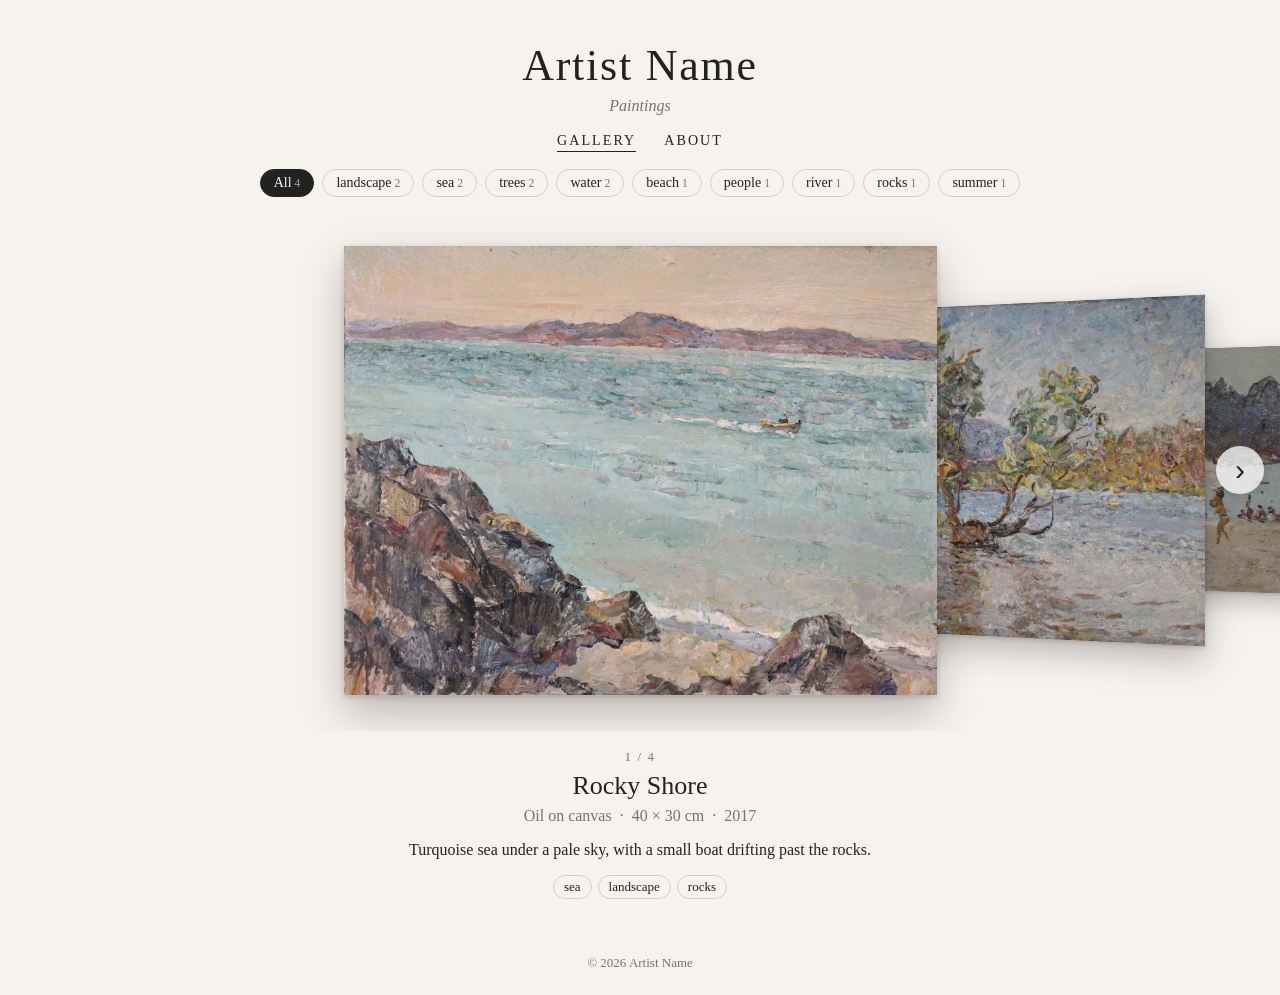
<file: index.html>
<!doctype html>
<html lang="en">
<head>
  <meta charset="utf-8">
  <meta name="viewport" content="width=device-width, initial-scale=1, viewport-fit=cover">
  <title>Paintings</title>
  <meta name="description" content="Paintings gallery">
  <!-- The page may only talk to its own site: visitors' wall photos can never be sent anywhere. -->
  <meta http-equiv="Content-Security-Policy" content="default-src 'self'; script-src 'self'; style-src 'self'; img-src 'self' blob: data:; connect-src 'self'; object-src 'none'; base-uri 'self'; form-action 'none'">
  <link rel="icon" href="favicon.png">
  <link rel="stylesheet" href="assets/style.css">
</head>
<body>
  <header class="site-header">
    <h1 id="artist-name">&nbsp;</h1>
    <p id="tagline" class="tagline"></p>
    <nav>
      <a href="#" data-nav="gallery">Gallery</a>
      <a href="#about" data-nav="about">About</a>
    </nav>
  </header>

  <main>
    <section id="gallery" aria-label="Paintings">
      <div id="filters" class="filters" role="group" aria-label="Filter by keyword"></div>

      <div id="stage" class="stage" tabindex="0" aria-roledescription="carousel" aria-label="Paintings carousel">
        <div id="track" class="track"></div>
        <button class="c-nav c-prev" aria-label="Previous painting">&#8249;</button>
        <button class="c-nav c-next" aria-label="Next painting">&#8250;</button>
      </div>

      <div id="info" class="info" aria-live="polite">
        <p id="counter" class="counter"></p>
        <h2 id="i-title"></h2>
        <p id="i-meta" class="meta"></p>
        <p id="i-desc" class="desc"></p>
        <p id="i-tags" class="tags"></p>
      </div>
      <p id="empty" class="empty" hidden>No paintings match these keywords. <button class="linkbtn" data-clear>Show all</button></p>
    </section>

    <section id="about" class="about" hidden>
      <p id="about-text"></p>
      <p id="contact"></p>
    </section>
  </main>

  <div id="viewer" class="viewer" hidden role="dialog" aria-modal="true" aria-label="Full size painting">
    <button class="v-close" aria-label="Close">&times;</button>
    <button class="v-nav v-prev" aria-label="Previous">&#8249;</button>
    <button class="v-nav v-next" aria-label="Next">&#8250;</button>
    <div class="v-frame">
      <img id="v-img" alt="">
      <button id="v-wall" class="wallbtn">See it on your wall</button>
    </div>
  </div>

  <div id="room" class="room" hidden role="dialog" aria-modal="true" aria-label="See the painting on your wall">
    <div class="r-bar">
      <strong id="r-title"></strong>
      <span class="r-spacer"></span>
      <button class="r-close" aria-label="Close">&times;</button>
    </div>
    <div class="r-canvas-wrap">
      <canvas id="r-canvas"></canvas>
      <p id="r-hint" class="r-hint"></p>
      <form id="r-cal" class="r-cal" hidden>
        <label>Length of the line you drew
          <span><input id="r-cal-len" type="number" inputmode="decimal" min="1" step="any" required> cm</span>
        </label>
        <button type="submit">Apply</button>
        <button type="button" data-cal-cancel>Cancel</button>
      </form>
    </div>
    <div class="r-tools">
      <label class="r-btn">Use my photo<input id="r-file" type="file" accept="image/*" hidden></label>
      <button class="r-btn" id="r-sample">Sample room</button>
      <span class="r-group">
        <button class="r-btn" id="r-prev" aria-label="Previous painting">&#8249;</button>
        <button class="r-btn" id="r-next" aria-label="Next painting">&#8250;</button>
      </span>
      <label class="r-field">Size <input id="r-size" type="range" min="2" max="95" step="0.5"></label>
      <label class="r-field">Frame
        <select id="r-frame">
          <option value="none">None</option>
          <option value="black">Thin black</option>
          <option value="wood">Wood</option>
          <option value="mat">White mat</option>
        </select>
      </label>
      <button class="r-btn" id="r-cal-btn">Set real scale</button>
      <button class="r-btn" id="r-real" hidden>Real size</button>
      <button class="r-btn" id="r-save">Save picture</button>
    </div>
    <p class="r-privacy">Your photo stays in this browser. It is never uploaded or stored on the website.</p>
  </div>

  <footer class="site-footer"><span id="copy"></span></footer>
  <script src="assets/app.js"></script>
  <script src="assets/room.js"></script>
</body>
</html>
</file>
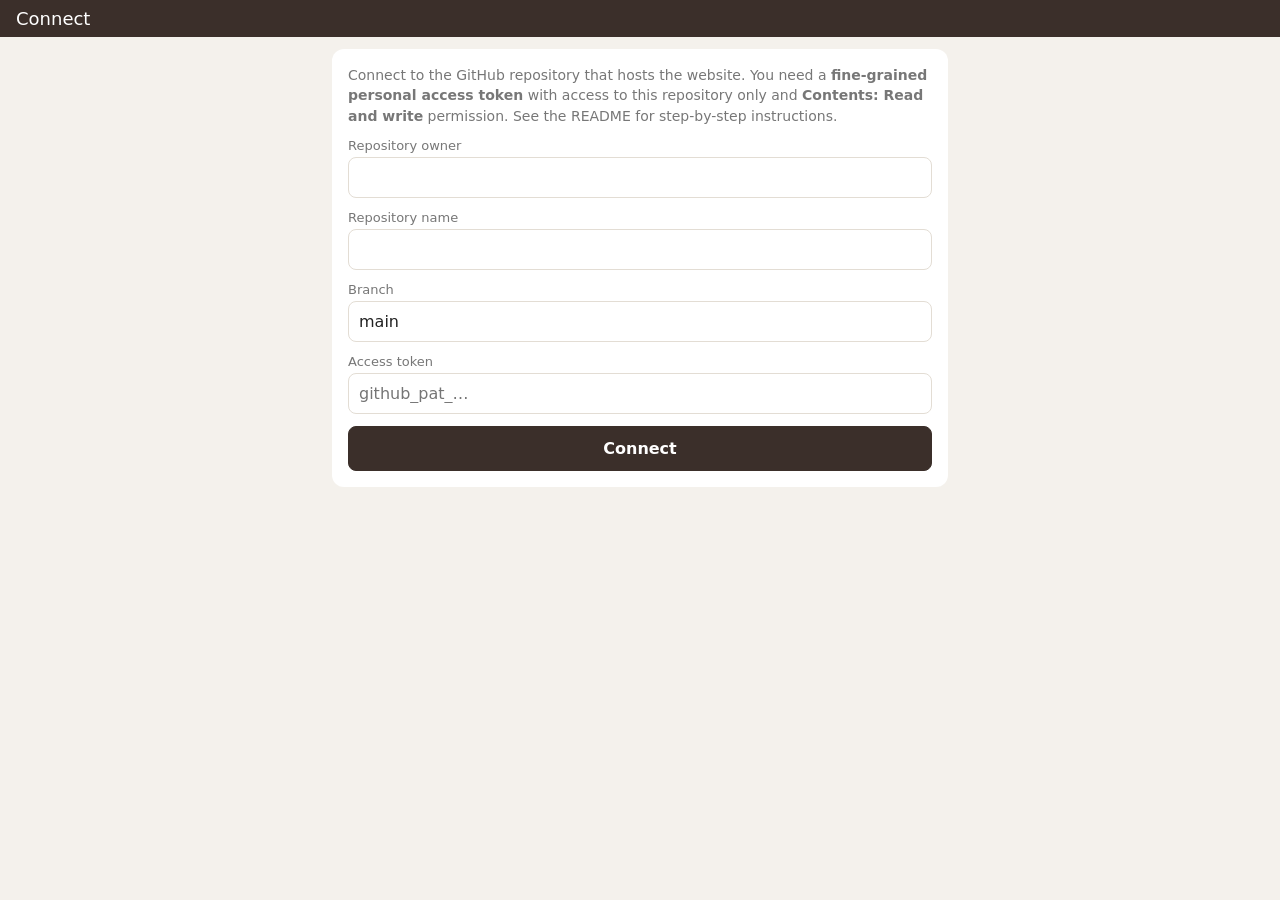
<file: admin/index.html>
<!doctype html>
<html lang="en">
<head>
  <meta charset="utf-8">
  <meta name="viewport" content="width=device-width, initial-scale=1, viewport-fit=cover">
  <meta name="robots" content="noindex">
  <meta name="theme-color" content="#3b2f2a">
  <meta name="apple-mobile-web-app-capable" content="yes">
  <meta name="mobile-web-app-capable" content="yes">
  <meta name="apple-mobile-web-app-title" content="Gallery Admin">
  <title>Gallery Admin</title>
  <link rel="manifest" href="manifest.webmanifest">
  <link rel="icon" href="icons/icon-192.png">
  <link rel="apple-touch-icon" href="icons/apple-touch-icon.png">
  <link rel="stylesheet" href="admin.css">
</head>
<body>
  <header class="bar">
    <button id="btn-back" class="icon" hidden aria-label="Back">&#8592;</button>
    <h1 id="bar-title">Gallery Admin</h1>
    <span class="spacer"></span>
    <button id="btn-site" class="icon" hidden aria-label="Site settings" title="Site settings">&#9998;</button>
    <button id="btn-settings" class="icon" hidden aria-label="Connection settings" title="Connection">&#9881;</button>
  </header>

  <!-- Connect -->
  <section id="view-connect" class="view" hidden>
    <form id="form-connect" class="card">
      <p class="hint">Connect to the GitHub repository that hosts the website.
        You need a <b>fine-grained personal access token</b> with access to this repository only and
        <b>Contents: Read and write</b> permission. See the README for step-by-step instructions.</p>
      <label>Repository owner <input name="owner" required autocapitalize="off" autocorrect="off" spellcheck="false"></label>
      <label>Repository name <input name="repo" required autocapitalize="off" autocorrect="off" spellcheck="false"></label>
      <label>Branch <input name="branch" value="main" required autocapitalize="off" autocorrect="off" spellcheck="false"></label>
      <label>Access token <input name="token" type="password" required autocomplete="off" placeholder="github_pat_…"></label>
      <button class="primary" type="submit">Connect</button>
      <button class="link danger" type="button" id="btn-disconnect" hidden>Forget token on this device</button>
    </form>
  </section>

  <!-- List -->
  <section id="view-list" class="view" hidden>
    <div class="list-head">
      <a id="site-link" target="_blank" rel="noopener">Open website &#8599;</a>
      <button class="primary" id="btn-add">+ Add painting</button>
    </div>
    <ul id="list" class="list"></ul>
    <p id="list-empty" class="hint center" hidden>No paintings yet. Tap “Add painting”.</p>
  </section>

  <!-- Edit -->
  <section id="view-edit" class="view" hidden>
    <form id="form-edit" class="card">
      <div class="photo">
        <img id="edit-preview" alt="" hidden>
        <div id="edit-noimg" class="noimg">No photo selected</div>
      </div>
      <div class="row">
        <label class="btn">Take photo<input type="file" accept="image/*" capture="environment" data-photo hidden></label>
        <label class="btn">Choose from gallery<input type="file" accept="image/*" data-photo hidden></label>
      </div>
      <p id="photo-info" class="hint"></p>
      <label>Title * <input name="title" required></label>
      <label>Medium / materials <input name="medium" list="mediums" placeholder="Oil on canvas"></label>
      <datalist id="mediums"></datalist>
      <div class="row">
        <label>Width <input name="width" type="number" inputmode="decimal" step="any" min="0"></label>
        <label>Height <input name="height" type="number" inputmode="decimal" step="any" min="0"></label>
        <label>Unit
          <select name="unit"><option>cm</option><option>in</option><option>mm</option></select>
        </label>
      </div>
      <div class="row">
        <label>Year <input name="year" type="number" inputmode="numeric" min="1900" max="2100"></label>
        <label>Status <input name="status" list="statuses" placeholder="e.g. Sold"></label>
        <datalist id="statuses"><option>Available</option><option>Sold</option><option>Private collection</option></datalist>
      </div>
      <label>Keywords <input name="keywords" placeholder="sea, landscape, summer" autocapitalize="off"></label>
      <div id="kw-suggest" class="chips"></div>
      <label>Description <textarea name="description" rows="4"></textarea></label>
      <button class="primary" type="submit">Save &amp; publish</button>
      <button class="link danger" type="button" id="btn-delete" hidden>Delete painting</button>
    </form>
  </section>

  <!-- Site -->
  <section id="view-site" class="view" hidden>
    <form id="form-site" class="card">
      <label>Artist name <input name="artistName"></label>
      <label>Tagline <input name="tagline"></label>
      <label>About <textarea name="about" rows="8"></textarea></label>
      <label>Contact email <input name="email" type="email"></label>
      <button class="primary" type="submit">Save &amp; publish</button>
    </form>
  </section>

  <div id="busy" class="busy" hidden><div class="spinner"></div><p id="busy-text">Working…</p></div>
  <div id="toast" class="toast" hidden></div>

  <script src="admin.js"></script>
</body>
</html>
</file>
<file: assets/style.css>
:root {
  --bg: #f6f3ee;
  --fg: #222;
  --muted: #7a736b;
  --accent: #8a5a3b;
  --stage-h: min(58vh, 620px);
  font-family: "Iowan Old Style", "Palatino Linotype", Palatino, Georgia, serif;
}
* { box-sizing: border-box; }
html, body { margin: 0; background: var(--bg); color: var(--fg); }
a { color: var(--accent); }
[hidden] { display: none !important; }

.site-header { text-align: center; padding: 40px 16px 12px; }
.site-header h1 { margin: 0; font-weight: 400; font-size: clamp(28px, 5vw, 44px); letter-spacing: .04em; }
.tagline { margin: 6px 0 16px; color: var(--muted); font-style: italic; }
.site-header nav a {
  margin: 0 12px; text-decoration: none; color: var(--fg);
  font-size: 14px; letter-spacing: .15em; text-transform: uppercase;
  padding-bottom: 3px; border-bottom: 1px solid transparent;
}
.site-header nav a.active { border-color: var(--fg); }

main { margin: 0 auto; padding-bottom: 32px; }

/* ---------- Keyword filter ---------- */
.filters {
  display: flex; flex-wrap: wrap; justify-content: center; gap: 8px;
  max-width: 1000px; margin: 8px auto 4px; padding: 0 16px;
}
.filters:empty { display: none; }
.chip {
  font: inherit; font-size: 14px; cursor: pointer; color: var(--fg);
  background: transparent; border: 1px solid #d6cec3; border-radius: 999px; padding: 5px 13px;
  transition: background .2s, color .2s, border-color .2s;
}
.chip:hover { border-color: var(--fg); }
.chip[aria-pressed="true"] { background: var(--fg); border-color: var(--fg); color: var(--bg); }
.chip:disabled { opacity: .35; cursor: default; border-color: #d6cec3; }
.chip small { color: inherit; opacity: .6; margin-left: 3px; }

/* ---------- Carousel ---------- */
.stage {
  position: relative; height: var(--stage-h); margin: 12px 0 0; overflow: hidden;
  perspective: 1400px; touch-action: pan-y; user-select: none; -webkit-user-select: none; outline: none;
}
.track { position: absolute; inset: 0; transform-style: preserve-3d; }
.slide {
  position: absolute; left: 50%; top: 50%; margin: 0; padding: 0; border: 0; background: #e8e2d9;
  cursor: pointer; will-change: transform;
  transition: transform .55s cubic-bezier(.2,.7,.2,1), filter .55s, opacity .55s;
  box-shadow: 0 18px 40px rgba(40,30,20,.28), 0 2px 6px rgba(40,30,20,.18);
}
.slide.center { cursor: zoom-in; }
.dragging .slide { transition: none; }
.slide img { display: block; width: 100%; height: 100%; object-fit: cover; pointer-events: none; -webkit-user-drag: none; }
.c-nav {
  position: absolute; top: 50%; transform: translateY(-50%); z-index: 500;
  width: 48px; height: 48px; border-radius: 50%; border: 0; cursor: pointer;
  background: rgba(255,255,255,.75); color: var(--fg); font-size: 30px; line-height: 44px;
  box-shadow: 0 2px 10px rgba(0,0,0,.15); transition: opacity .2s, background .2s;
}
.c-nav:hover { background: #fff; }
.c-nav:disabled { opacity: 0; pointer-events: none; }
.c-prev { left: 16px; }
.c-next { right: 16px; }

/* ---------- Info under the carousel ---------- */
.info { max-width: 640px; margin: 18px auto 0; padding: 0 20px; text-align: center; transition: opacity .25s; }
.info.fade { opacity: 0; }
.counter { margin: 0; color: var(--muted); font-size: 13px; letter-spacing: .12em; }
.info h2 { font-weight: 400; font-size: 26px; margin: 6px 0 6px; }
.meta { margin: 0; color: var(--muted); }
.desc { line-height: 1.6; white-space: pre-line; margin: 12px 0; }
.tags { display: flex; flex-wrap: wrap; justify-content: center; gap: 6px; margin: 0; }
.tags .chip { font-size: 13px; padding: 3px 10px; }
.empty { text-align: center; color: var(--muted); margin: 80px 16px; }
.linkbtn { font: inherit; background: none; border: 0; color: var(--accent); text-decoration: underline; cursor: pointer; }

@media (max-width: 700px) {
  :root { --stage-h: min(58vh, 90vw); }
  .filters { flex-wrap: nowrap; justify-content: flex-start; overflow-x: auto; scrollbar-width: none; padding-bottom: 4px; }
  .filters::-webkit-scrollbar { display: none; }
  .filters .chip { flex: none; }
  .c-nav { display: none; }
  .site-header { padding-top: 28px; }
  .info h2 { font-size: 22px; }
}

.about { max-width: 680px; margin: 24px auto; padding: 0 20px; font-size: 18px; line-height: 1.7; white-space: pre-line; }
.site-footer { text-align: center; color: var(--muted); font-size: 13px; padding: 24px; }

/* ---------- Full-screen viewer ---------- */
.viewer {
  position: fixed; inset: 0; z-index: 1000; background: rgba(20,18,16,.97);
  display: flex; align-items: center; justify-content: center; padding: 48px 12px;
}
.v-frame { position: relative; display: flex; max-width: 100%; max-height: 100%; }
.viewer img { display: block; max-width: 100%; max-height: calc(100vh - 96px); object-fit: contain; box-shadow: 0 10px 40px rgba(0,0,0,.5); }
.v-frame .wallbtn {
  position: absolute; right: 14px; bottom: 14px; margin: 0;
  background: rgba(255,255,255,.88); color: #222; box-shadow: 0 2px 12px rgba(0,0,0,.35);
  backdrop-filter: blur(4px); -webkit-backdrop-filter: blur(4px);
}
.v-frame .wallbtn:hover { background: #fff; color: var(--accent); }
.v-close, .v-nav {
  position: absolute; background: none; border: 0; color: #ddd; cursor: pointer;
  font-size: 44px; line-height: 1; padding: 8px 14px;
}
.v-close { top: 4px; right: 8px; }
.v-prev { left: 4px; top: 50%; transform: translateY(-50%); }
.v-next { right: 4px; top: 50%; transform: translateY(-50%); }
.v-close:hover, .v-nav:hover { color: #fff; }
@media (max-width: 700px) { .v-nav { display: none; } }

@media (prefers-reduced-motion: reduce) {
  .slide, .info { transition: none; }
}

/* ---------- See it on your wall ---------- */
.wallbtn {
  font: inherit; font-size: 15px; cursor: pointer; padding: 9px 18px;
  background: var(--fg); color: var(--bg); border: 0; border-radius: 999px;
}
.wallbtn:hover { background: var(--accent); }
.room {
  position: fixed; inset: 0; z-index: 1100; background: #1c1a18; color: #eee;
  display: flex; flex-direction: column; font-family: system-ui, -apple-system, "Segoe UI", Roboto, sans-serif;
}
.r-bar { display: flex; align-items: center; padding: calc(6px + env(safe-area-inset-top)) 8px 6px 16px; }
.r-bar strong { font-weight: 500; white-space: nowrap; overflow: hidden; text-overflow: ellipsis; }
.r-spacer { flex: 1; }
.r-close { background: none; border: 0; color: #ddd; font-size: 36px; line-height: 1; cursor: pointer; padding: 0 8px; }
.r-canvas-wrap { position: relative; flex: 1; min-height: 0; }
.r-canvas-wrap canvas { position: absolute; inset: 0; touch-action: none; cursor: grab; }
.r-canvas-wrap canvas:active { cursor: grabbing; }
.r-hint {
  position: absolute; left: 50%; top: 10px; transform: translateX(-50%); margin: 0; pointer-events: none;
  background: rgba(0,0,0,.6); padding: 6px 12px; border-radius: 6px; font-size: 13px; max-width: 92%; text-align: center;
}
.r-hint:empty { display: none; }
.r-cal {
  position: absolute; left: 50%; bottom: 14px; transform: translateX(-50%);
  background: #fff; color: #222; border-radius: 10px; padding: 12px; display: flex; gap: 8px; align-items: flex-end;
  box-shadow: 0 6px 24px rgba(0,0,0,.4);
}
.r-cal label { display: flex; flex-direction: column; font-size: 12px; gap: 4px; }
.r-cal input { width: 90px; font-size: 16px; padding: 6px; }
.r-cal button { font: inherit; padding: 7px 12px; border-radius: 6px; border: 1px solid #ccc; background: #fff; cursor: pointer; }
.r-cal button[type="submit"] { background: #222; color: #fff; border-color: #222; }
.r-tools {
  display: flex; flex-wrap: wrap; gap: 8px; align-items: center; justify-content: center; padding: 10px 10px 4px;
}
.r-btn, .r-tools select {
  font: inherit; font-size: 14px; color: #eee; background: #34302c; border: 1px solid #4a4540;
  border-radius: 8px; padding: 8px 12px; cursor: pointer;
}
.r-btn:hover { background: #45403a; }
.r-group { display: inline-flex; gap: 4px; }
.r-field { display: inline-flex; align-items: center; gap: 6px; font-size: 14px; }
.r-field input[type="range"] { width: 130px; }
.r-privacy { margin: 0; padding: 4px 12px calc(10px + env(safe-area-inset-bottom)); text-align: center; font-size: 12px; color: #9a948c; }
@media (max-width: 700px) {
  .r-tools { flex-wrap: nowrap; overflow-x: auto; justify-content: flex-start; scrollbar-width: none; }
  .r-tools > * { flex: none; }
}
</file>
<file: admin/admin.css>
:root {
  --bg: #f4f1ec; --card: #fff; --fg: #222; --muted: #777; --line: #e3ddd4;
  --accent: #3b2f2a; --danger: #b3261e;
  font-family: system-ui, -apple-system, "Segoe UI", Roboto, sans-serif; font-size: 16px;
}
* { box-sizing: border-box; }
html, body { margin: 0; background: var(--bg); color: var(--fg); }
body { padding-bottom: env(safe-area-inset-bottom); }

.bar {
  position: sticky; top: 0; z-index: 5; display: flex; align-items: center; gap: 4px;
  background: var(--accent); color: #fff; padding: calc(8px + env(safe-area-inset-top)) 8px 8px;
}
.bar h1 { font-size: 18px; font-weight: 500; margin: 0 8px; white-space: nowrap; overflow: hidden; text-overflow: ellipsis; }
.spacer { flex: 1; }
.icon { background: none; border: 0; color: inherit; font-size: 22px; padding: 6px 10px; cursor: pointer; }

.view { max-width: 640px; margin: 0 auto; padding: 12px; }
.card { background: var(--card); border-radius: 12px; padding: 16px; display: flex; flex-direction: column; gap: 12px; }
label { display: flex; flex-direction: column; gap: 4px; font-size: 13px; color: var(--muted); flex: 1; min-width: 0; }
input, select, textarea {
  font: inherit; font-size: 16px; color: var(--fg); padding: 10px; border: 1px solid var(--line);
  border-radius: 8px; background: #fff; width: 100%;
}
textarea { resize: vertical; }
.row { display: flex; gap: 10px; }
button, .btn {
  font: inherit; border-radius: 8px; padding: 12px 14px; cursor: pointer; text-align: center;
  border: 1px solid var(--line); background: #fff; color: var(--fg);
}
.btn { flex: 1; font-size: 15px; color: var(--fg); }
button.primary { background: var(--accent); color: #fff; border-color: var(--accent); font-weight: 600; }
button.link { background: none; border: 0; text-decoration: underline; }
.danger { color: var(--danger); }
.hint { color: var(--muted); font-size: 14px; line-height: 1.45; margin: 0; }
.center { text-align: center; margin-top: 40px; }

.photo { background: #eee; border-radius: 8px; min-height: 180px; display: flex; align-items: center; justify-content: center; overflow: hidden; }
.photo img { max-width: 100%; max-height: 50vh; display: block; }
.noimg { color: var(--muted); }

.list-head { display: flex; justify-content: space-between; align-items: center; margin-bottom: 12px; }
.list-head a { color: var(--accent); }
.list { list-style: none; padding: 0; margin: 0; display: flex; flex-direction: column; gap: 8px; }
.list li { background: var(--card); border-radius: 10px; display: flex; align-items: center; gap: 10px; padding: 8px; }
.list img { width: 72px; height: 72px; object-fit: cover; border-radius: 6px; background: #eee; flex: none; }
.list .txt { flex: 1; min-width: 0; cursor: pointer; }
.list .t { font-weight: 600; white-space: nowrap; overflow: hidden; text-overflow: ellipsis; }
.list .m { color: var(--muted); font-size: 13px; margin-top: 2px; }
.list .ord { display: flex; flex-direction: column; gap: 4px; }
.list .ord button { padding: 4px 10px; font-size: 14px; }

.busy { position: fixed; inset: 0; z-index: 20; background: rgba(255,255,255,.8); display: flex; flex-direction: column; align-items: center; justify-content: center; }
.busy[hidden], .toast[hidden], .view[hidden], [hidden] { display: none !important; }
.spinner { width: 40px; height: 40px; border: 4px solid var(--line); border-top-color: var(--accent); border-radius: 50%; animation: spin 1s linear infinite; }
@keyframes spin { to { transform: rotate(360deg); } }
.toast {
  position: fixed; left: 50%; transform: translateX(-50%); bottom: calc(20px + env(safe-area-inset-bottom)); z-index: 30;
  background: #222; color: #fff; padding: 12px 18px; border-radius: 8px; max-width: 90vw; font-size: 14px;
}
.toast.err { background: var(--danger); }
.chips { display: flex; flex-wrap: wrap; gap: 6px; margin-top: -4px; }
.chips:empty { display: none; }
.chip { padding: 6px 10px; border-radius: 999px; font-size: 13px; background: #f4f1ec; }
</file>
